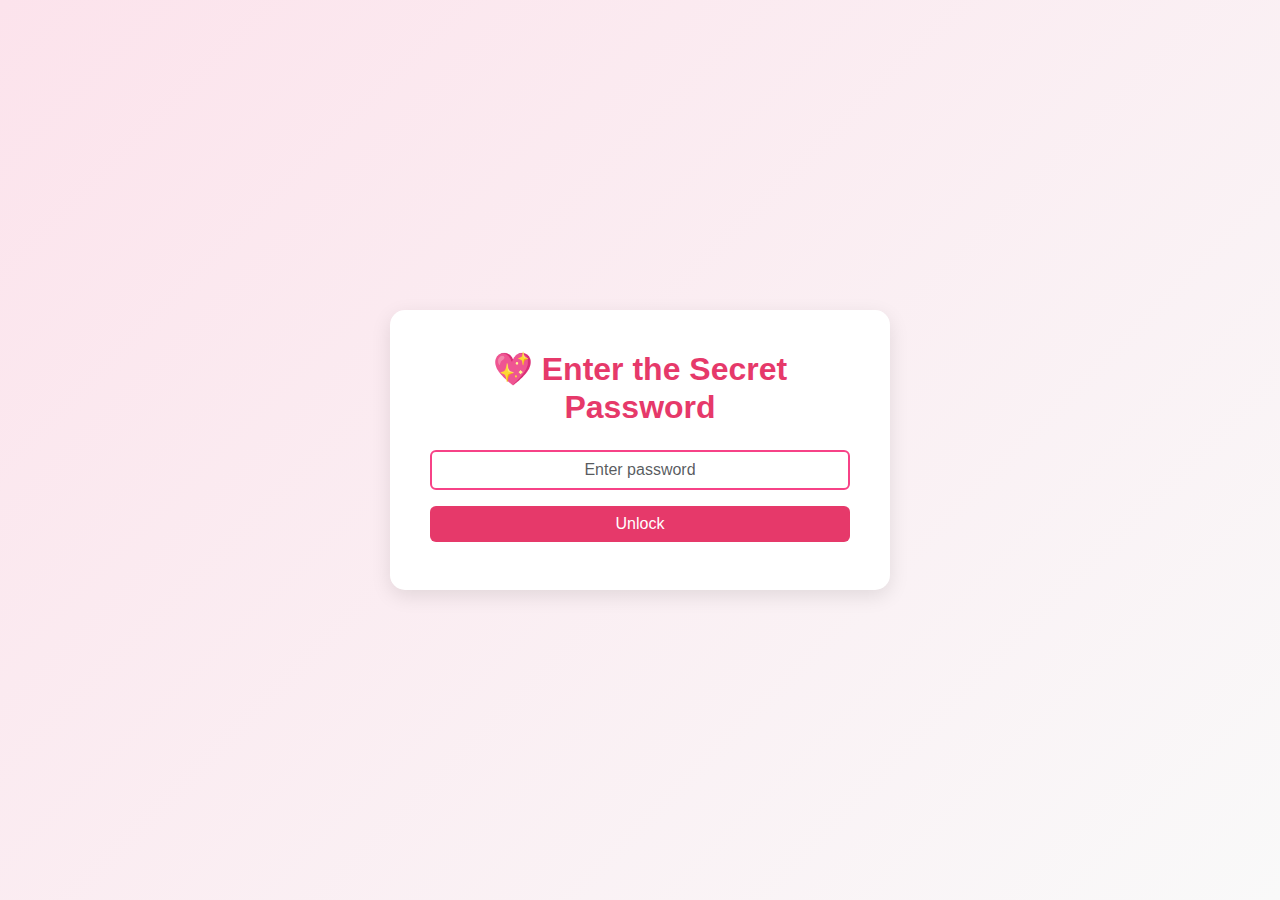
<file: index.html>
<!DOCTYPE html>
<html lang="en">

<head>
    <meta charset="UTF-8">
    <meta name="viewport" content="width=device-width, initial-scale=1">
    <title>💌 Surprise for You</title>
    <link href="https://cdn.jsdelivr.net/npm/bootstrap@5.3.3/dist/css/bootstrap.min.css" rel="stylesheet">
    <link rel="stylesheet" href="style.css">
    <style>
        body {
            height: 100vh;
            display: flex;
            justify-content: center;
            align-items: center;
            background: linear-gradient(135deg, #fce3ec, #f9f9f9);
            font-family: 'Poppins', sans-serif;
        }

        .card-box {
            width: 100%;
            max-width: 500px;
            background: #ffffff;
            border-radius: 15px;
            box-shadow: 0 6px 20px rgba(0, 0, 0, 0.1);
            padding: 40px;
            text-align: center;
        }

        h2 {
            color: #e6396a;
            font-weight: 600;
        }

        #main-content {
            display: none;
        }

        .btn-danger {
            background-color: #e6396a;
            border: none;
        }

        .btn-outline-danger {
            border-color: #e6396a;
            color: #e6396a;
        }

        .btn-outline-danger:hover {
            background-color: #e6396a;
            color: #fff;
        }

        input {
            border-radius: 8px;
        }

        .textBox {
            padding: 0;
            height: 40px;
            position: relative;
            left: 0;
            outline: none;
            border: 2px solid #f74287;
            background-color: white;
            font-size: 16px;
            text-align: center;
            transition: 0.3s;
        }

        .textBox:focus {
            border-color: #e6396a;
            box-shadow: 0 0 6px rgba(230, 57, 106, 0.4);
        }
    </style>
</head>

<body>
    <div id="lock-screen" class="card-box">
        <h2 class="mb-4">💖 Enter the Secret Password</h2>
        <input type="password" id="passwordInput" class="form-control textBox text-center mb-3"
            placeholder="Enter password">
        <button class="btn btn-danger w-100 mb-2" onclick="checkPassword()">Unlock</button>
        <p id="errorMsg" class="text-danger mt-2" style="display:none;">Incorrect password. Try again!</p>
    </div>

    <div id="main-content" class="card-box">
        <h1 class="text-danger mb-3">🎁 Surprise for You!</h1>
        <p class="lead mb-4">Choose what you want to see first 💕</p>

        <div class="d-grid gap-2">
            <a href="photos.html" class="btn btn-outline-danger">📸 Memories</a>
            <a href="notes.html" class="btn btn-outline-danger">📝 Notes</a>
            <a href="music.html" class="btn btn-outline-danger">🎵 Music Zone</a>
            <a href="love.html" class="btn btn-outline-danger">❤️ Love Zone</a>
        </div>
    </div>

    <script>
        const correctPassword = "asim";

        window.onload = function () {
            if (localStorage.getItem("unlocked") === "true") {
                document.getElementById("lock-screen").style.display = "none";
                document.getElementById("main-content").style.display = "block";
            }
        };

        function checkPassword() {
            const input = document.getElementById("passwordInput").value;
            if (input === correctPassword) {
                localStorage.setItem("unlocked", "true");
                document.getElementById("lock-screen").style.display = "none";
                document.getElementById("main-content").style.display = "block";
            } else {
                document.getElementById("errorMsg").style.display = "block";
            }
        }
    </script>

</body>

</html>
</file>
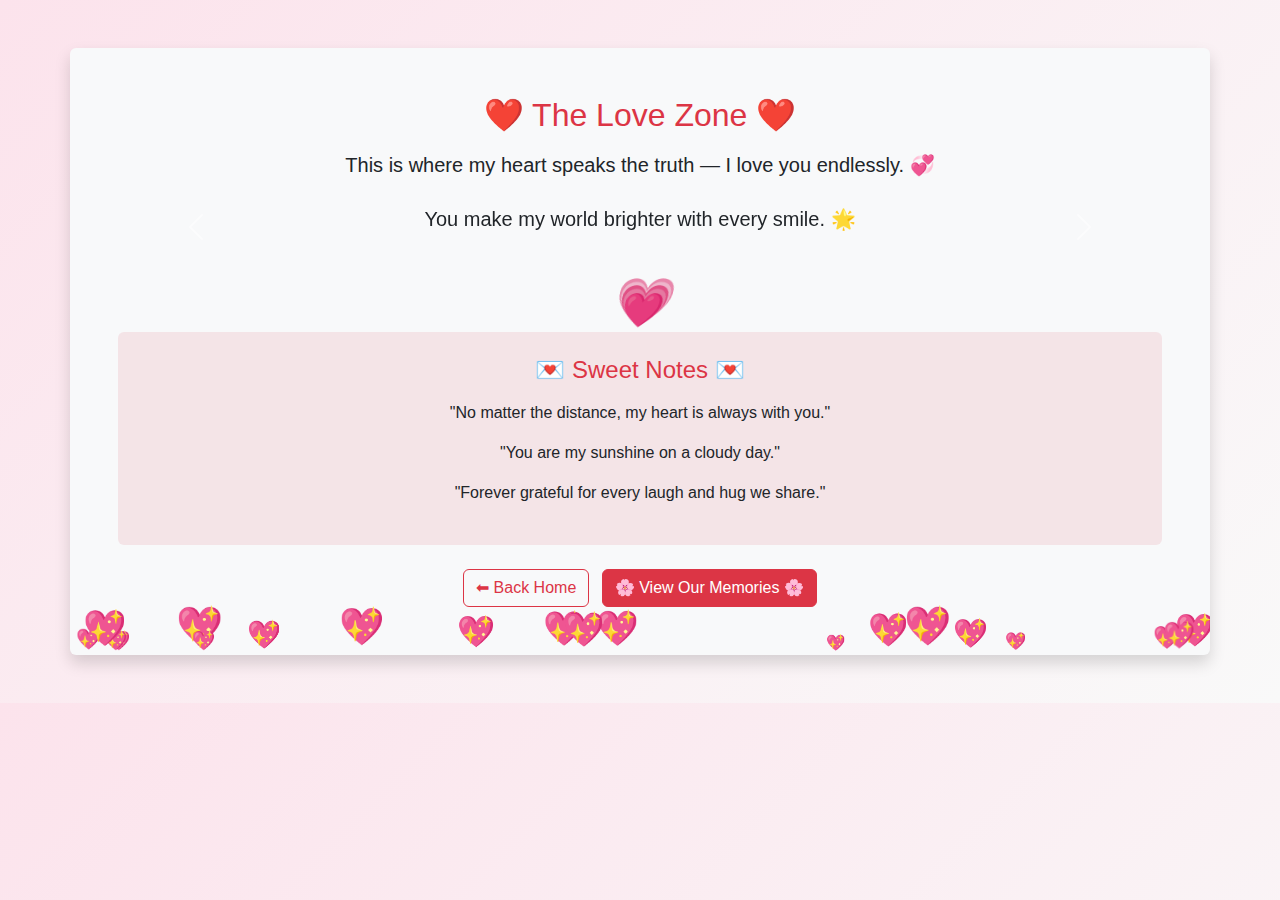
<file: love.html>
<!DOCTYPE html>
<html lang="en">

<head>
    <meta charset="UTF-8">
    <meta name="viewport" content="width=device-width, initial-scale=1">
    <title>❤️ The Love Zone</title>
    <link href="https://cdn.jsdelivr.net/npm/bootstrap@5.3.3/dist/css/bootstrap.min.css" rel="stylesheet">
    <link rel="stylesheet" href="style.css">
</head>

<body>
    <div class="container my-5 p-5 text-center bg-light rounded shadow position-relative overflow-hidden"
        id="love-zone">
        <h2 class="text-danger mb-3">❤️ The Love Zone ❤️</h2>
        <p class="lead mb-4">This is where my heart speaks the truth — I love you endlessly. 💞</p>

        <div id="loveCarousel" class="carousel slide mb-4" data-bs-ride="carousel">
            <div class="carousel-inner">
                <div class="carousel-item active">
                    <p class="fs-5">You make my world brighter with every smile. 🌟</p>
                </div>
                <div class="carousel-item">
                    <p class="fs-5">Being with you feels like home. 🏡❤️</p>
                </div>
                <div class="carousel-item">
                    <p class="fs-5">Every moment with you is my favorite memory. 💖</p>
                </div>
                <div class="carousel-item">
                    <p class="fs-5">You are my today and all of my tomorrows. 🌹</p>
                </div>
            </div>
            <button class="carousel-control-prev" type="button" data-bs-target="#loveCarousel" data-bs-slide="prev">
                <span class="carousel-control-prev-icon"></span>
            </button>
            <button class="carousel-control-next" type="button" data-bs-target="#loveCarousel" data-bs-slide="next">
                <span class="carousel-control-next-icon"></span>
            </button>
        </div>

        <i class="heart display-5 mb-4">💗</i>

        <div class="bg-danger bg-opacity-10 p-4 rounded mb-4">
            <h4 class="text-danger mb-3">💌 Sweet Notes 💌</h4>
            <p>"No matter the distance, my heart is always with you."</p>
            <p>"You are my sunshine on a cloudy day."</p>
            <p>"Forever grateful for every laugh and hug we share."</p>
        </div>

        <div class="text-center mt-3">
            <a href="index.html" class="btn btn-outline-danger me-2">⬅ Back Home</a>
            <a href="photos.html" class="btn btn-danger">🌸 View Our Memories 🌸</a>
        </div>
    </div>

    <script>
        function createHearts() {
            const zone = document.getElementById('love-zone');
            for (let i = 0; i < 20; i++) {
                let heart = document.createElement('div');
                heart.classList.add('floating-heart');
                heart.innerHTML = '💖';
                heart.style.left = Math.random() * 100 + '%';
                heart.style.animationDelay = Math.random() * 5 + 's';
                heart.style.fontSize = (15 + Math.random() * 25) + 'px';
                zone.appendChild(heart);
            }
        }
        createHearts();
    </script>

    <script src="https://cdn.jsdelivr.net/npm/bootstrap@5.3.3/dist/js/bootstrap.bundle.min.js"></script>
</body>

</html>
</file>
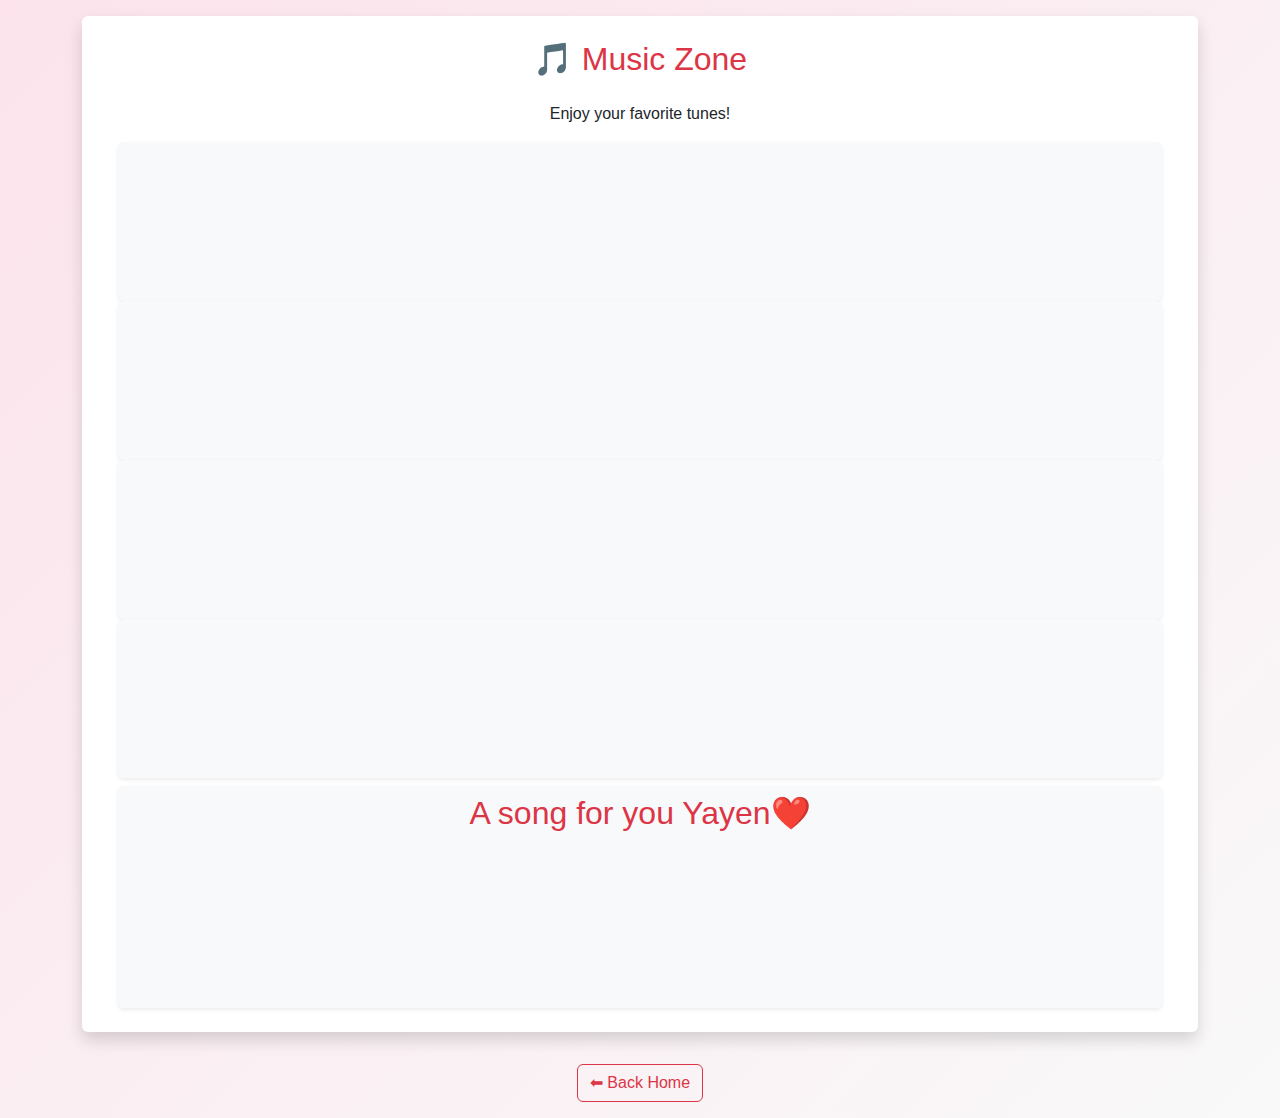
<file: music.html>
<!DOCTYPE html>
<html lang="en">

<head>
    <meta charset="UTF-8">
    <meta name="viewport" content="width=device-width, initial-scale=1">
    <title>🎵 Music Zone</title>
    <link href="https://cdn.jsdelivr.net/npm/bootstrap@5.3.3/dist/css/bootstrap.min.css" rel="stylesheet">
    <link rel="stylesheet" href="style.css">
</head>

<body>
    <div class="container">

        <!-- Header Section -->
        <div class="container my-3 p-4 bg-white rounded shadow">
            <h2 class="text-center text-danger mb-4">🎵 Music Zone</h2>
            <p class="text-center">Enjoy your favorite tunes!</p>

            <!-- Music Cards -->
            <div class="container align-items-center">
                <div class="music-card  bg-light rounded shadow-sm">
                    <iframe data-testid="embed-iframe" style="border-radius:12px"
                        src="https://open.spotify.com/embed/track/77ZSDMTho12I5g6p3tfzPG?utm_source=generator"
                        width="100%" height="152" frameBorder="0" allowfullscreen=""
                        allow="autoplay; clipboard-write; encrypted-media; fullscreen; picture-in-picture"
                        loading="lazy"></iframe>
                </div>

                <div class="music-card bg-light rounded shadow-sm">
                    <iframe data-testid="embed-iframe" style="border-radius:12px"
                        src="https://open.spotify.com/embed/track/1NopgVCMVhCKIm64tF7auX?utm_source=generator"
                        width="100%" height="152" frameBorder="0" allowfullscreen=""
                        allow="autoplay; clipboard-write; encrypted-media; fullscreen; picture-in-picture"
                        loading="lazy"></iframe>
                </div>

                <div class="music-card  bg-light rounded shadow-sm">
                    <iframe data-testid="embed-iframe" style="border-radius:12px"
                        src="https://open.spotify.com/embed/track/1EP2WyCX9Q7y24bKPSZ0tc?utm_source=generator"
                        width="100%" height="152" frameBorder="0" allowfullscreen=""
                        allow="autoplay; clipboard-write; encrypted-media; fullscreen; picture-in-picture"
                        loading="lazy"></iframe>
                </div>

                <div class="music-card  bg-light rounded shadow-sm">
                    <iframe data-testid="embed-iframe" style="border-radius:12px"
                        src="https://open.spotify.com/embed/track/5Ykz2rfupj8lEr5eDumU0X?utm_source=generator"
                        width="100%" height="152" frameBorder="0" allowfullscreen=""
                        allow="autoplay; clipboard-write; encrypted-media; fullscreen; picture-in-picture"
                        loading="lazy"></iframe>
                </div>

                <div class="music-card  bg-light rounded shadow-sm">
                    <h2 class="text-center text-danger mt-2 py-2">A song for you Yayen❤️</h2>
                    <iframe data-testid="embed-iframe" style="border-radius:12px"
                        src="https://open.spotify.com/embed/track/1ytElsSPsJ1GBqMfPYydRX?utm_source=generator"
                        width="100%" height="152" frameBorder="0" allowfullscreen=""
                        allow="autoplay; clipboard-write; encrypted-media; fullscreen; picture-in-picture"
                        loading="lazy"></iframe>
                </div>
            </div>
        </div>
        <!-- Back Button -->
        <div class="text-center p-3">
            <a href="index.html" class="btn btn-outline-danger">⬅ Back Home</a>
        </div>
    </div>
</body>

</html>
</file>
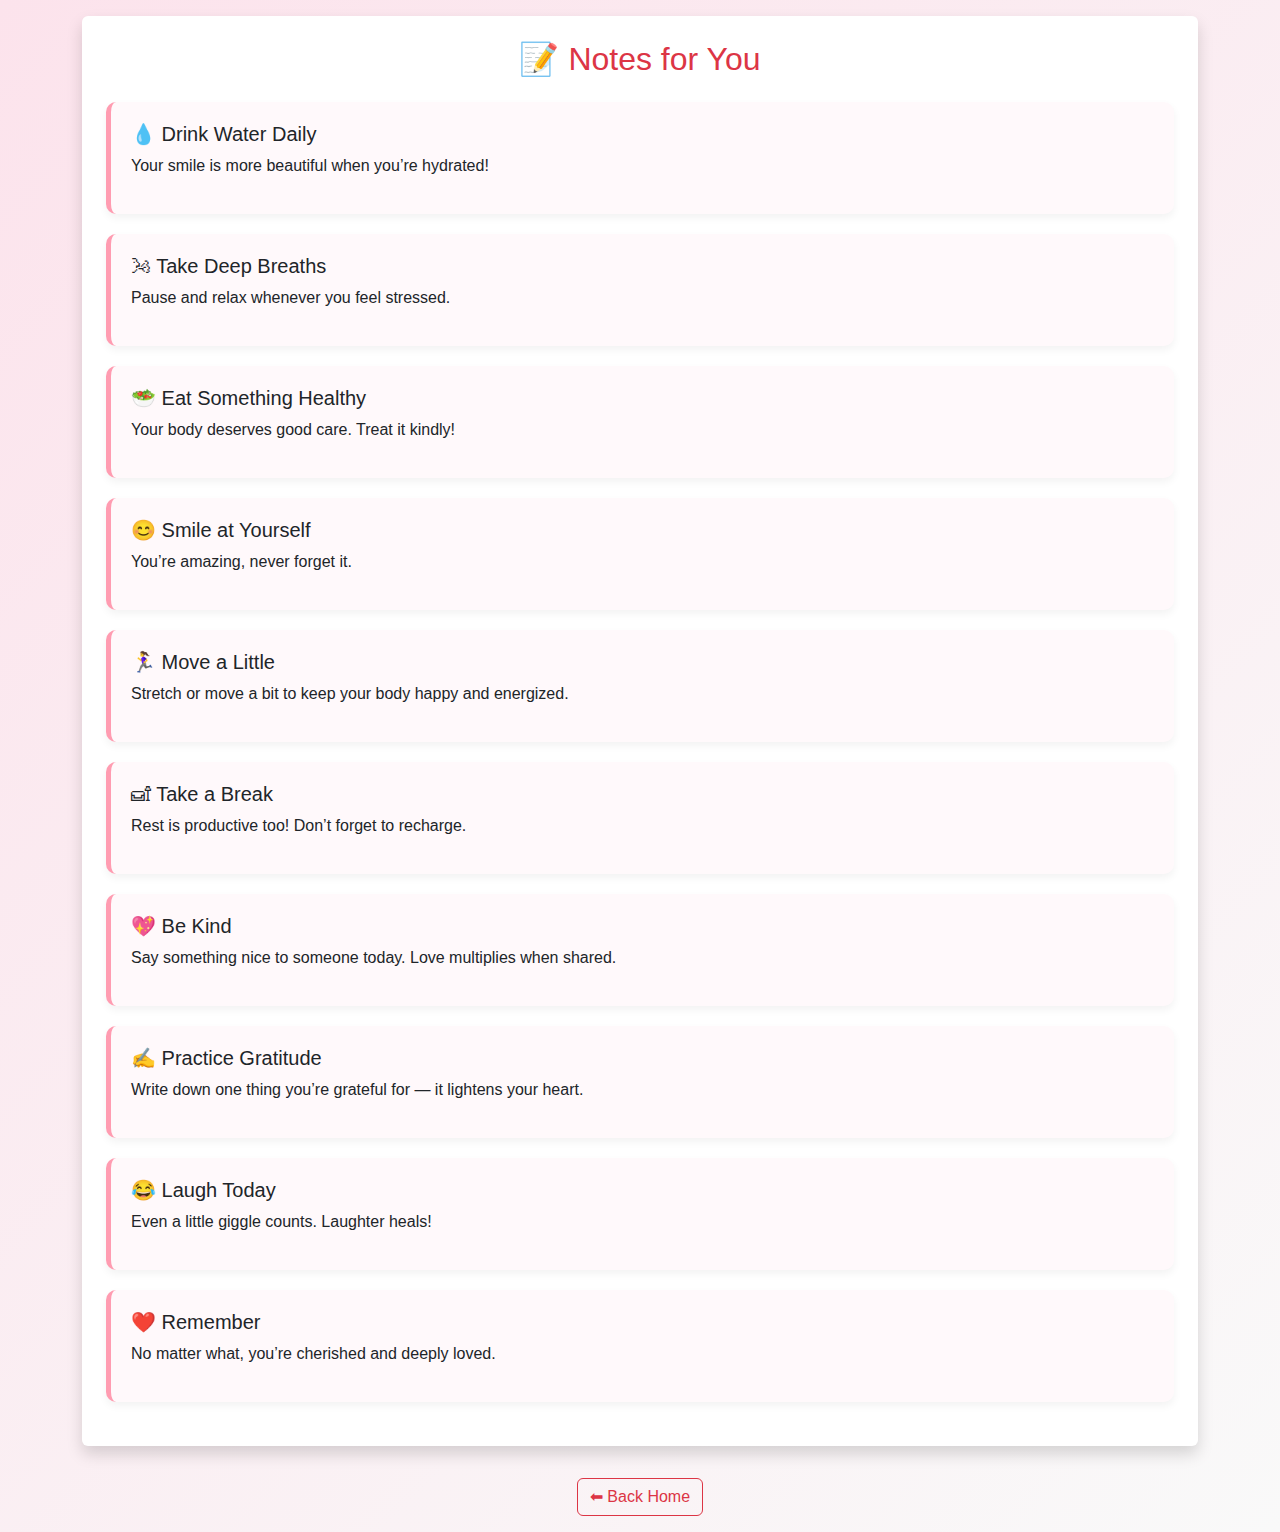
<file: notes.html>
<!DOCTYPE html>
<html lang="en">

<head>
    <meta charset="UTF-8">
    <meta name="viewport" content="width=device-width, initial-scale=1">
    <title>📝 Notes for You</title>
    <link href="https://cdn.jsdelivr.net/npm/bootstrap@5.3.3/dist/css/bootstrap.min.css" rel="stylesheet">
    <link rel="stylesheet" href="style.css">
</head>

<body>
    <div class="container">
        <div class="container my-3 p-4 bg-white rounded shadow">
            <h2 class="text-center text-danger mb-4">📝 Notes for You</h2>

            <div class="note-card">
                <h5>💧 Drink Water Daily</h5>
                <p>Your smile is more beautiful when you’re hydrated!</p>
            </div>
            <div class="note-card">
                <h5>🌬 Take Deep Breaths</h5>
                <p>Pause and relax whenever you feel stressed.</p>
            </div>
            <div class="note-card">
                <h5>🥗 Eat Something Healthy</h5>
                <p>Your body deserves good care. Treat it kindly!</p>
            </div>
            <div class="note-card">
                <h5>😊 Smile at Yourself</h5>
                <p>You’re amazing, never forget it.</p>
            </div>
            <div class="note-card">
                <h5>🏃‍♀️ Move a Little</h5>
                <p>Stretch or move a bit to keep your body happy and energized.</p>
            </div>
            <div class="note-card">
                <h5>🛋 Take a Break</h5>
                <p>Rest is productive too! Don’t forget to recharge.</p>
            </div>
            <div class="note-card">
                <h5>💖 Be Kind</h5>
                <p>Say something nice to someone today. Love multiplies when shared.</p>
            </div>
            <div class="note-card">
                <h5>✍ Practice Gratitude</h5>
                <p>Write down one thing you’re grateful for — it lightens your heart.</p>
            </div>
            <div class="note-card">
                <h5>😂 Laugh Today</h5>
                <p>Even a little giggle counts. Laughter heals!</p>
            </div>
            <div class="note-card">
                <h5>❤️ Remember</h5>
                <p>No matter what, you’re cherished and deeply loved.</p>
            </div>
        </div>

        <div class="text-center p-3">
            <a href="index.html" class="btn btn-outline-danger">⬅ Back Home</a>
        </div>
    </div>
</body>

</html>
</file>
<file: style.css>
body {
    background: linear-gradient(135deg, #fce3ec, #f9f9f9);
    font-family: 'Poppins', sans-serif;
}

.note-card {
    background: #fff9fb;
    border-left: 5px solid #ff9cb1;
    border-radius: 10px;
    padding: 20px;
    margin-bottom: 20px;
    box-shadow: 0 4px 8px rgba(0, 0, 0, 0.05);
}

.gallery img {
    border-radius: 15px;
    transition: transform 0.3s ease, box-shadow 0.3s ease;
}

.gallery img:hover {
    transform: scale(1.05);
    box-shadow: 0px 10px 20px rgba(0, 0, 0, 0.15);
}

.floating-heart {
    position: absolute;
    bottom: 0;
    color: #ff5c8d;
    animation: float 6s linear infinite;
}

@keyframes float {
    0% {
        transform: translateY(100vh) scale(0.5);
        opacity: 0;
    }

    50% {
        opacity: 1;
    }

    100% {
        transform: translateY(-10vh) scale(1.2);
        opacity: 0;
    }
}

body {
    background: linear-gradient(135deg, #fce3ec, #f9f9f9);
    font-family: 'Poppins', sans-serif;
}

/* Note cards */
.note-card {
    background: #fff9fb;
    border-left: 5px solid #ff9cb1;
    border-radius: 10px;
    padding: 20px;
    margin-bottom: 20px;
    box-shadow: 0 4px 8px rgba(0, 0, 0, 0.05);
}

/* Photo hover effect */
.gallery img {
    border-radius: 15px;
    transition: transform 0.3s ease, box-shadow 0.3s ease;
}

.gallery img:hover {
    transform: scale(1.05);
    box-shadow: 0px 10px 20px rgba(0, 0, 0, 0.15);
}

/* Love zone floating hearts */
.floating-heart {
    position: absolute;
    bottom: 0;
    color: #ff5c8d;
    animation: float 6s linear infinite;
}

@keyframes float {
    0% {
        transform: translateY(100vh) scale(0.5);
        opacity: 0;
    }

    50% {
        opacity: 1;
    }

    100% {
        transform: translateY(-10vh) scale(1.2);
        opacity: 0;
    }
}
</file>
